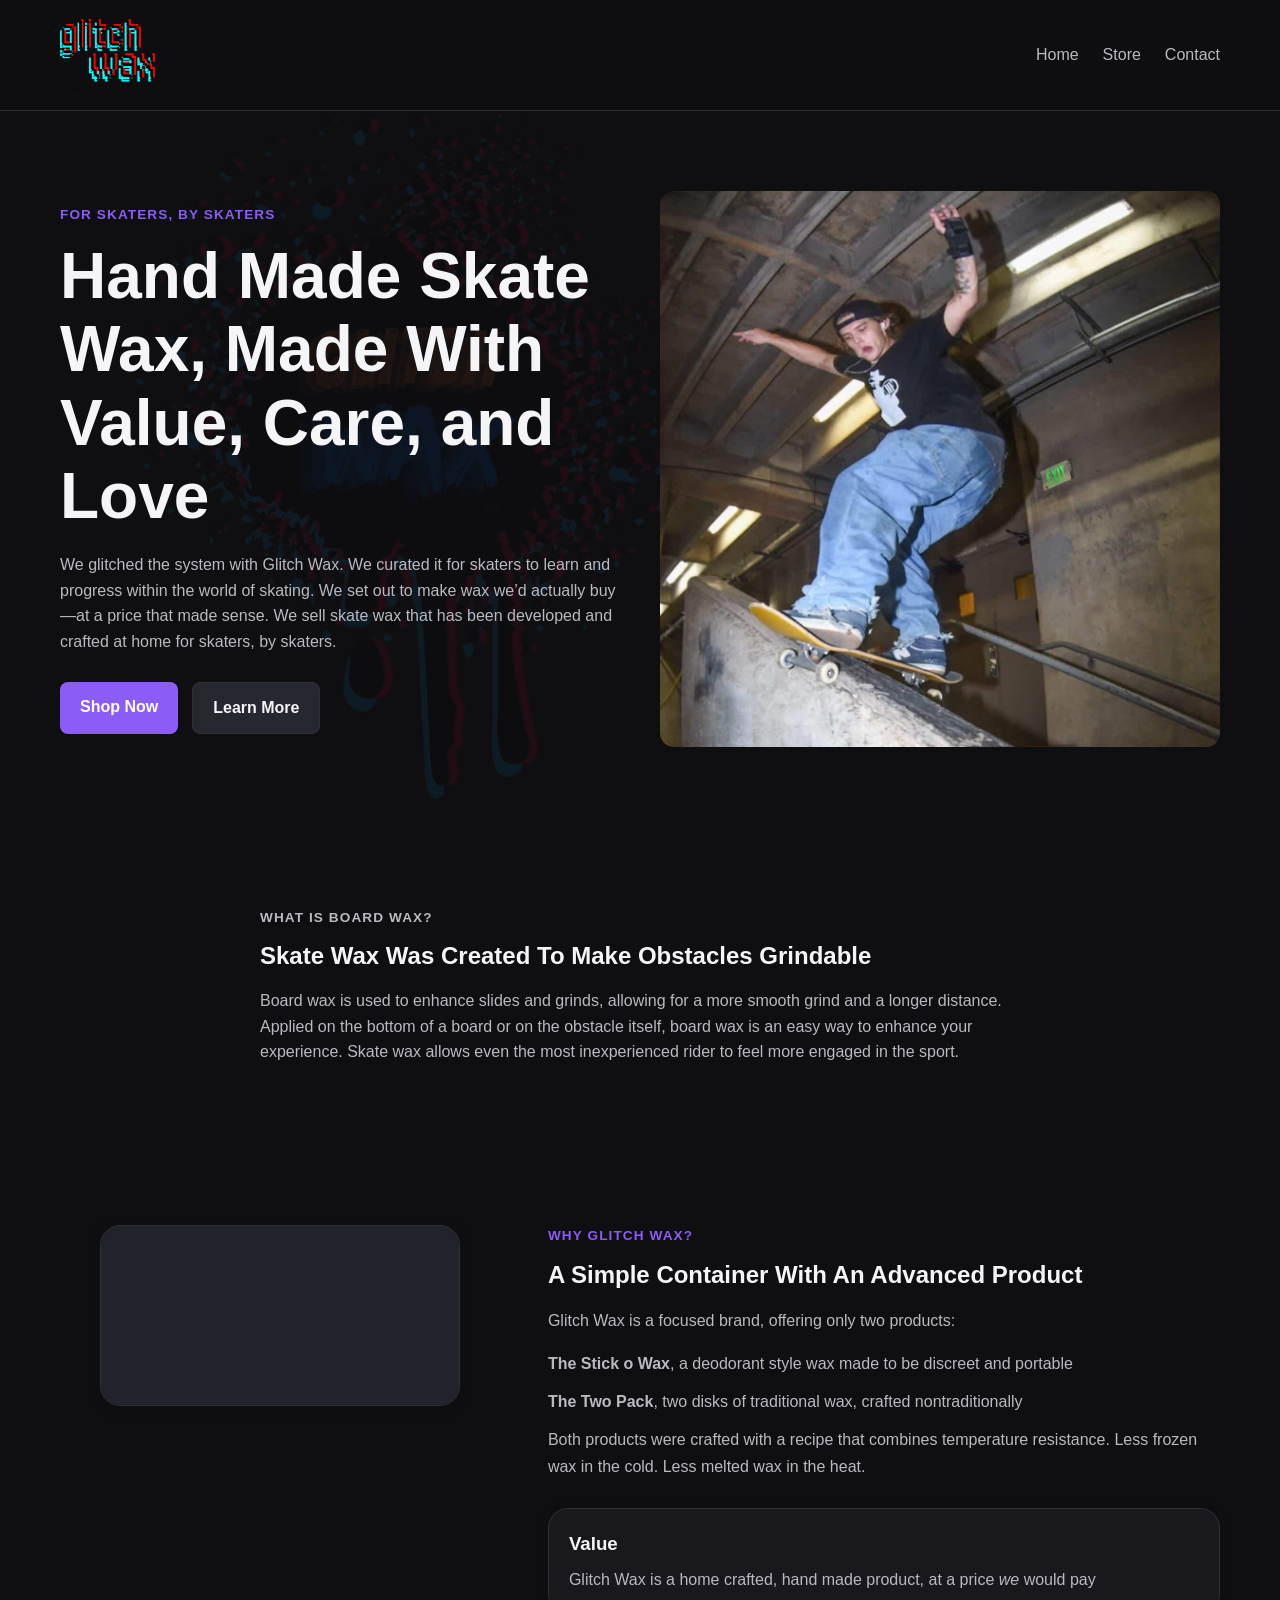
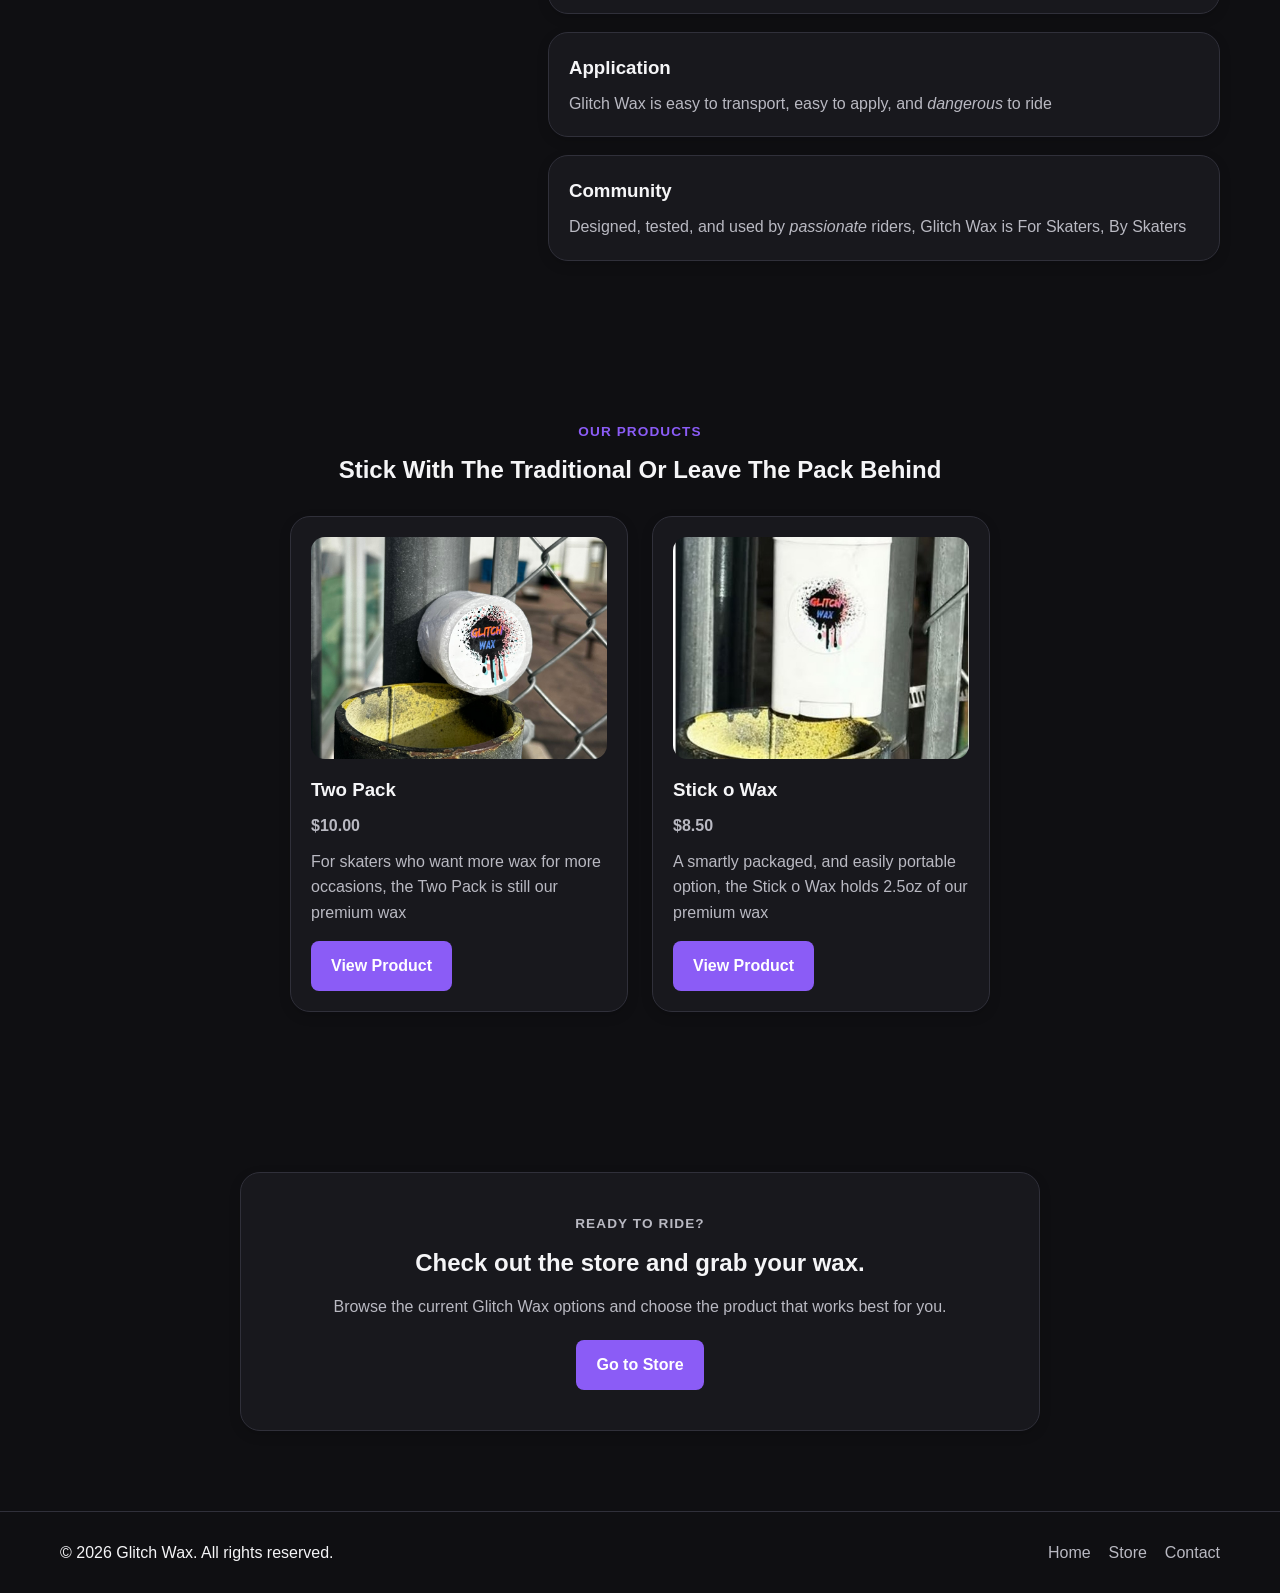
<file: index.html>
<!--
HOME PAGE HTML
THIS PAGE IS THE MAIN HOME PAGE. IT SHOWS VARIOUS PICTURES OF THE PRODUCT, AS WELL AS USE CASES
IT ALSO BREAKS DOWN THE ABSTRACT SPECIFICS OF THE COMPANY, INCLUDING WHAT THEY DO AND THE POINT OF USING BOARD WAX
-->
<!DOCTYPE html>
<html lang="en">
<head>
    <meta charset="UTF-8">
    <meta name="viewport" content="width=device-width, initial-scale=1.0">
    <title>Glitch Wax | Board Wax for Skate, Snow, and More</title>
    <meta name="description" content="Glitch Wax makes board wax for skateboarding, snowboarding, longboarding, and more. Shop online and learn what makes the difference.">
    <link rel="stylesheet" href="styles.css">
</head>
<body>
    <div id="glitch-overlay"></div>
    <div class="background-logo"></div>

    <header class="site-header">
        <div class="container header-inner">
            <a href="index.html" class="logo">
                <img src="images/logo.png" alt="Glitch Wax logo" class="logo-image">
            </a>

            <nav class="site-nav">
                <a href="index.html">Home</a>
                <a href="store.html">Store</a>
                <a href="contact.html">Contact</a>
            </nav>
        </div>
    </header>

    <main>
        <section class="hero hero-glitch-target">
            <div class="hero-glitch-layer hero-glitch-base">
                <div class="container hero-grid">
                    <div class="hero-text">
                        <p class="eyebrow">For Skaters, By Skaters</p>
                        <h1>Hand Made Skate Wax, Made With Value, Care, and Love</h1>
                        <p class="hero-description">
                            We glitched the system with Glitch Wax. We curated it for skaters to learn and progress within the world of skating.
                            We set out to make wax we’d actually buy—at a price that made sense.
                            We sell skate wax that has been developed and crafted at home for skaters, by skaters.
                            
                        </p>

                        <div class="hero-buttons">
                            <a href="store.html" class="button button-primary">Shop Now</a>
                            <a href="#about-wax" class="button button-secondary">Learn More</a>
                        </div>
                    </div>

                    <div class="hero-media">
                        <img src="images/hero.jpg" alt="Skateboard action shot">
                    </div>
                </div>
            </div>

            <div class="hero-glitch-layer hero-glitch-red" aria-hidden="true">
                <div class="container hero-grid">
                    <div class="hero-text">
                        <p class="eyebrow">Wax Up. Ride Better.</p>
                        <h1>Board wax made for grip, feel, and control.</h1>
                        <p class="hero-description">
                            Glitch Wax helps riders get better traction and better board feel,
                            whether you are skating, snowboarding, longboarding, or just looking
                            for a cleaner setup that works.
                        </p>

                        <div class="hero-buttons">
                            <a href="store.html" class="button button-primary" tabindex="-1">Shop Now</a>
                            <a href="#about-wax" class="button button-secondary" tabindex="-1">Learn More</a>
                        </div>
                    </div>

                    <div class="hero-media">
                        <img src="images/hero.jpg" alt="">
                    </div>
                </div>
            </div>

            <div class="hero-glitch-layer hero-glitch-cyan" aria-hidden="true">
                <div class="container hero-grid">
                    <div class="hero-text">
                        <p class="eyebrow">Wax Up. Ride Better.</p>
                        <h1>Board wax made for grip, feel, and control.</h1>
                        <p class="hero-description">
                            Glitch Wax helps riders get better traction and better board feel,
                            whether you are skating, snowboarding, longboarding, or just looking
                            for a cleaner setup that works.
                        </p>

                        <div class="hero-buttons">
                            <a href="store.html" class="button button-primary" tabindex="-1">Shop Now</a>
                            <a href="#about-wax" class="button button-secondary" tabindex="-1">Learn More</a>
                        </div>
                    </div>

                    <div class="hero-media">
                        <img src="images/hero.jpg" alt="">
                    </div>
                </div>
            </div>

            <div class="hero-glitch-scan" aria-hidden="true"></div>
        </section>

        <section class="info-section" id="about-wax">
            <div class="container narrow">
                <p class="section-label">What is board wax?</p>
                <h2>Skate Wax Was Created To Make Obstacles Grindable</h2>
                <p>
                    Board wax is used to enhance slides and grinds, allowing for a more smooth grind and a longer distance.
                    Applied on the bottom of a board or on the obstacle itself, board wax is an easy way to enhance your experience.
                    Skate wax allows even the most inexperienced rider to feel more engaged in the sport.
                </p>
            </div>
        </section>

<section class="feature-section">
    <div class="container feature-layout">
        <div class="feature-video-column">
            <div class="feature-video-card">
                <video
                    class="feature-video"
                    muted
                    loop
                    playsinline
                    preload="metadata"
                    data-autoplay-once
                >
                    <source src="images/why-glitch-wax.mp4" type="video/mp4">
                    Your browser does not support the video tag.
                </video>
            </div>
        </div>

        <div class="product-description">
            <p class="section-label">Why Glitch Wax?</p>
            <h2>A Simple Container With An Advanced Product</h2>

            <div class="product-description-copy">
                <p>Glitch Wax is a focused brand, offering only two products:</p>

                <p><strong>The Stick o Wax</strong>, a deodorant style wax made to be discreet and portable</p>

                <p><strong>The Two Pack</strong>, two disks of traditional wax, crafted nontraditionally</p>

                <p>
                    Both products were crafted with a recipe that combines temperature resistance.
                    Less frozen wax in the cold. Less melted wax in the heat.
                </p>
            </div>

            <div class="feature-points">
                <div class="feature-point">
                    <h3>Value</h3>
                    <p>Glitch Wax is a home crafted, hand made product, at a price <i>we</i> would pay</p>
                </div>

                <div class="feature-point">
                    <h3>Application</h3>
                    <p>Glitch Wax is easy to transport, easy to apply, and <i>dangerous</i> to ride</p>
                </div>

                <div class="feature-point">
                    <h3>Community</h3>
                    <p>Designed, tested, and used by <i>passionate</i> riders, Glitch Wax is For Skaters, By Skaters</p>
                </div>
            </div>
        </div>
    </div>
</section>

        <section class="products-preview">
            <div class="container">
                <div class="section-heading">
                    <p class="section-label">Our Products</p>
                    <h2>Stick With The Traditional Or Leave The Pack Behind</h2>
                </div>

                <div class="product-grid">
                    <article class="product-card">
                        <img src="images/product-double.jpg" alt="Double pack wax">
                        <h3>Two Pack</h3>
                        <p class="price">$10.00</p>
                        <p>
                            For skaters who want more wax for more occasions, the Two Pack is still our premium wax
                        </p>
                        <a href="product-double.html" class="button button-primary">View Product</a>
                    </article>

                    <article class="product-card">
                        <img src="images/product-single.jpg" alt="Single stick wax">
                        <h3>Stick o Wax</h3>
                        <p class="price">$8.50</p>
                        <p>
                            A smartly packaged, and easily portable option, the Stick o Wax holds 2.5oz of our premium wax
                        </p>
                        <a href="product-single.html" class="button button-primary">View Product</a>
                    </article>                    
                </div>
            </div>
        </section>

        <section class="cta-section">
            <div class="container narrow cta-box">
                <p class="section-label">Ready to Ride?</p>
                <h2>Check out the store and grab your wax.</h2>
                <p>
                    Browse the current Glitch Wax options and choose the product that works best for you.
                </p>
                <a href="store.html" class="button button-primary">Go to Store</a>
            </div>
        </section>
    </main>

    <footer class="site-footer">
        <div class="container footer-inner">
            <p>&copy; 2026 Glitch Wax. All rights reserved.</p>
            <div class="footer-links">
                <a href="index.html">Home</a>
                <a href="store.html">Store</a>
                <a href="contact.html">Contact</a>
            </div>
        </div>
    </footer>

    <script src="script.js"></script>
</body>
</html>

<!--
THIS WEBSITE IS A PRODUCT OF The Temp Solution, LLC. ALL CODE, IMAGES, AND APPLICATIONS ARE SOLELY OWNED BY Glitch Wax, LLC. ANY ATTEMPT TO RECREATE, REVERSE ENGINEER, OR REPLICATE THIS WEBSITE WILL BE PROSECUTED TO THE FULLEST EXTENT OF THE LAW

IF YOU'RE VIEWING THIS COMMENT, NICE JOB. I RECOMMEND READING "PROEJCT HAIL MARY" BY ANDY WEIR, AND THEN GOING TO SEE THE MOVIE
-->
</file>
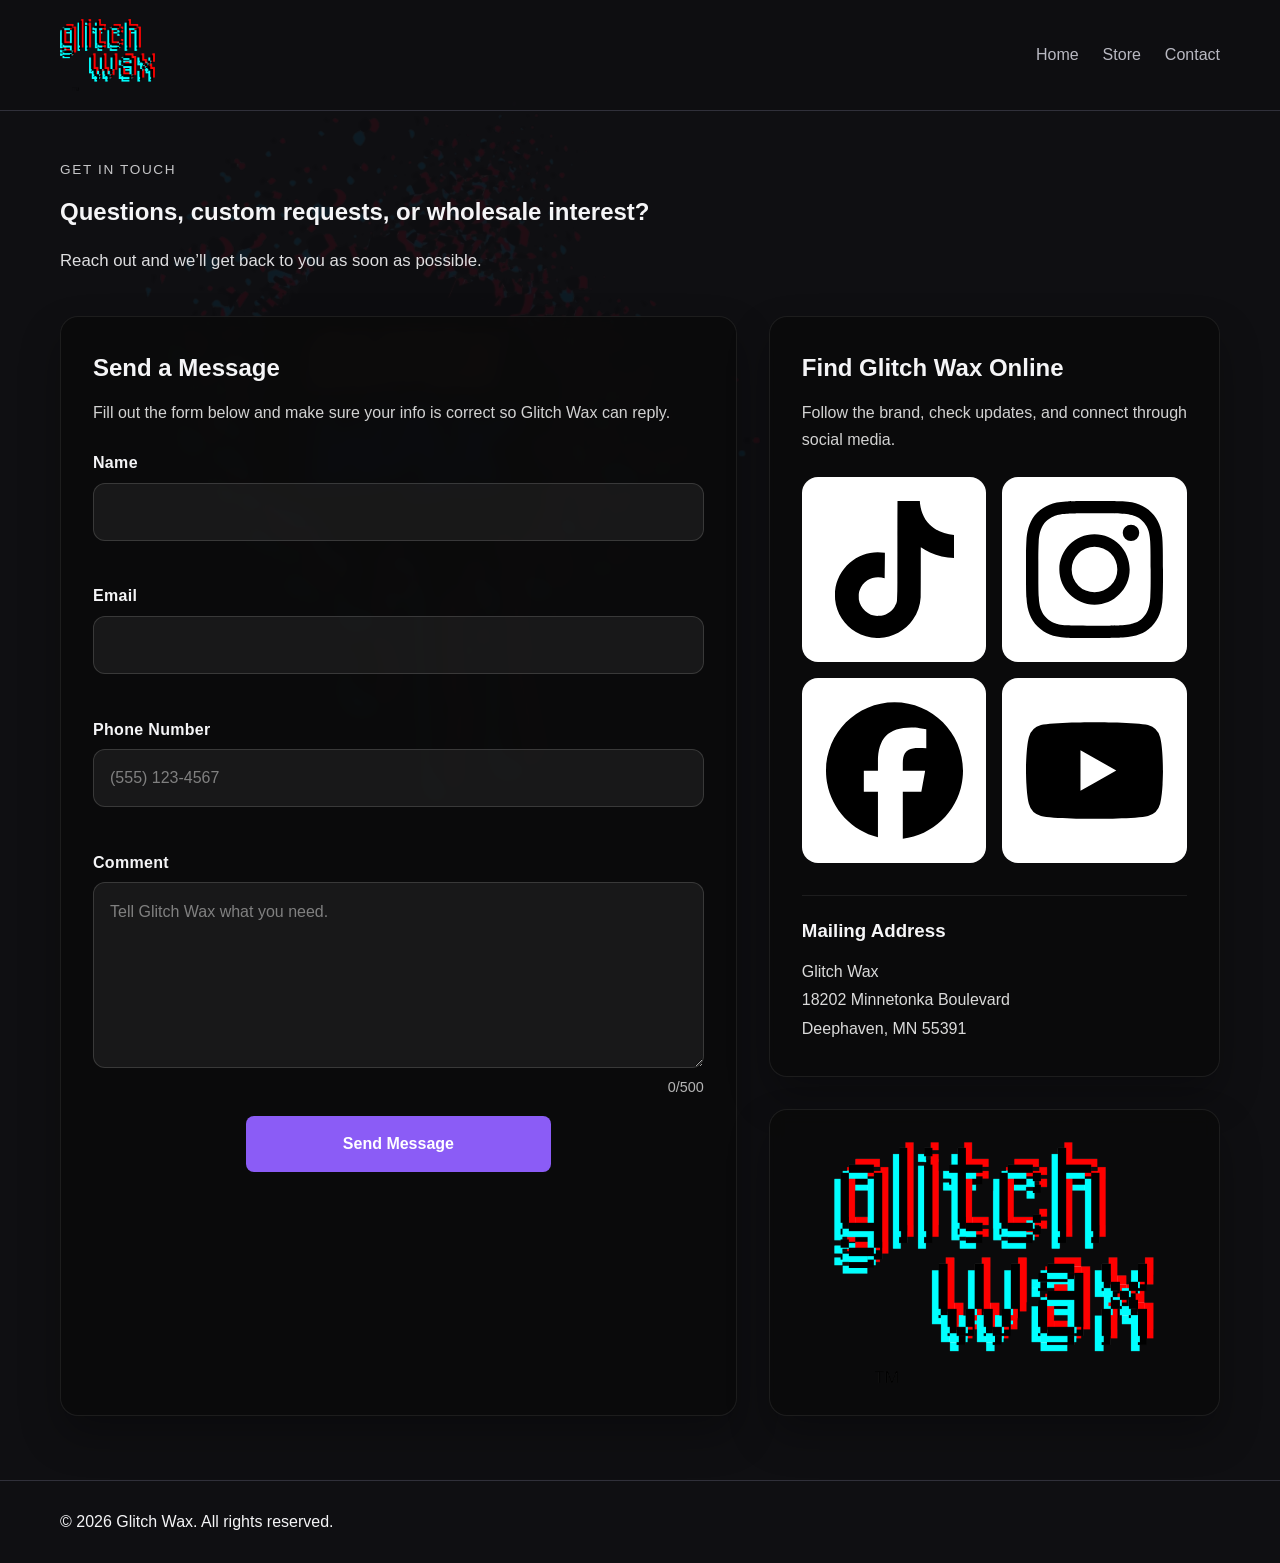
<file: contact.html>
<!--
CONTACT PAGE HTML
THIS PAGE ALLOWS USERS TO SUBMIT QUESTIONS, COMMENTS, AND CONCERNS TO THE TEAM
IT ALSO HAS LINKS TO EACH SOCIAL MEDIA OUTLET, AND A MAILING ADDRESS FOR RETURNS OR OTHER COMMUNICATIONS
-->
<!DOCTYPE html>
<html lang="en">
<head>
    <meta charset="UTF-8" />
    <meta name="viewport" content="width=device-width, initial-scale=1.0" />
    <title>Contact | Glitch Wax</title>
    <link rel="stylesheet" href="styles.css" />
</head>
<body>
<div class="background-logo"></div>

<header class="site-header">
    <div class="container header-inner">
        <a href="index.html" class="logo">
            <img src="images/logo.png" alt="Glitch Wax logo" class="logo-image">
        </a>

        <nav class="site-nav">
            <a href="index.html">Home</a>
            <a href="store.html">Store</a>
            <a href="contact.html">Contact</a>
        </nav>
    </div>
</header>

    <main>
        <section class="contact-hero section">
            <div class="container">
                <p class="section-eyebrow">Get in Touch</p>
                <h1>Questions, custom requests, or wholesale interest?</h1>
                <p class="section-intro">
                    Reach out and we’ll get back to you as soon as possible.
                </p>
            </div>
        </section>

        <section class="contact-section section">
            <div class="container contact-grid">
                <div class="contact-form-card">
                    <h2>Send a Message</h2>
                    <p class="contact-card-intro">
                        Fill out the form below and make sure your info is correct so Glitch Wax can reply.
                    </p>

                    <form id="contactForm" class="contact-form" novalidate>
                        <div class="form-row">
                            <label for="name">Name</label>
                            <input
                                type="text"
                                id="name"
                                name="name"
                                maxlength="60"
                                autocomplete="name"
                                required
                            />
                            <p class="field-message" id="nameMessage"></p>
                        </div>

                        <div class="form-row">
                            <label for="email">Email</label>
                            <input
                                type="email"
                                id="email"
                                name="email"
                                maxlength="120"
                                autocomplete="email"
                                inputmode="email"
                                required
                            />
                            <p class="field-message" id="emailMessage"></p>
                        </div>

                        <div class="form-row">
                            <label for="phone">Phone Number</label>
                            <input
                                type="tel"
                                id="phone"
                                name="phone"
                                maxlength="18"
                                autocomplete="tel"
                                inputmode="tel"
                                placeholder="(555) 123-4567"
                                required
                            />
                            <p class="field-message" id="phoneMessage"></p>
                        </div>

                        <div class="form-row">
                            <label for="comment">Comment</label>
                            <textarea
                                id="comment"
                                name="comment"
                                rows="6"
                                maxlength="500"
                                required
                                placeholder="Tell Glitch Wax what you need."
                            ></textarea>
                            <div class="comment-meta">
                                <p class="field-message" id="commentMessage"></p>
                                <p class="char-counter"><span id="commentCount">0</span>/500</p>
                            </div>
                        </div>

                        <button type="submit" class="button button-primary contact-submit-button">Send Message</button>

                        <p id="formStatus" class="form-status" aria-live="polite"></p>
                    </form>
                </div>

                <div class="contact-side-column">
                    <aside class="contact-info-card">
                        <h2>Find Glitch Wax Online</h2>
                        <p class="contact-card-intro">
                            Follow the brand, check updates, and connect through social media.
                        </p>

                        <div class="social-grid">
                            <a href="https://www.tiktok.com/@glitchwaxmain" target="_blank" rel="noopener noreferrer" class="social-card" aria-label="TikTok">
                                <img src="images/tiktok.svg" alt="" class="social-icon-image">
                                <span class="sr-only">TikTok</span>
                            </a>

                            <a href="https://www.instagram.com/glitchwax.main?igsh=ZDNxaDJldXppcmZh&utm_source=qr" target="_blank" rel="noopener noreferrer" class="social-card" aria-label="Instagram">
                                <img src="images/instagram.svg" alt="" class="social-icon-image">
                                <span class="sr-only">Instagram</span>
                            </a>

                            <a href="https://www.facebook.com/" target="_blank" rel="noopener noreferrer" class="social-card" aria-label="Facebook">
                                <img src="images/facebook.svg" alt="" class="social-icon-image">
                                <span class="sr-only">Facebook</span>
                            </a>

                            <a href="https://youtube.com/@glitchwax-main?si=bL3-CmelmL3oEpAL" target="_blank" rel="noopener noreferrer" class="social-card" aria-label="YouTube">
                                <img src="images/youtube.svg" alt="" class="social-icon-image">
                                <span class="sr-only">YouTube</span>
                            </a>
                        </div>

                        <div class="mailing-address-block">
                            <h3>Mailing Address</h3>
                            <address>
                                Glitch Wax<br />
                                18202 Minnetonka Boulevard<br />
                                Deephaven, MN 55391
                            </address>
                        </div>
                    </aside>

                    <div class="brand-card brand-glitch-target">
                        <div class="brand-glitch-layer brand-glitch-base">
                            <img src="images/logo.png" alt="Glitch Wax logo" class="brand-card-image" />
                        </div>

                        <div class="brand-glitch-layer brand-glitch-red" aria-hidden="true">
                            <img src="images/logo.png" alt="" class="brand-card-image" />
                        </div>

                        <div class="brand-glitch-layer brand-glitch-cyan" aria-hidden="true">
                            <img src="images/logo.png" alt="" class="brand-card-image" />
                        </div>

                        <div class="brand-glitch-scan" aria-hidden="true"></div>
                    </div>
                </div>
            </div>
        </section>
    </main>

    <footer class="site-footer">
        <div class="container footer-container">
            <p>&copy; 2026 Glitch Wax. All rights reserved.</p>
        </div>
    </footer>

    <script src="script.js"></script>
</body>
</html>
</file>
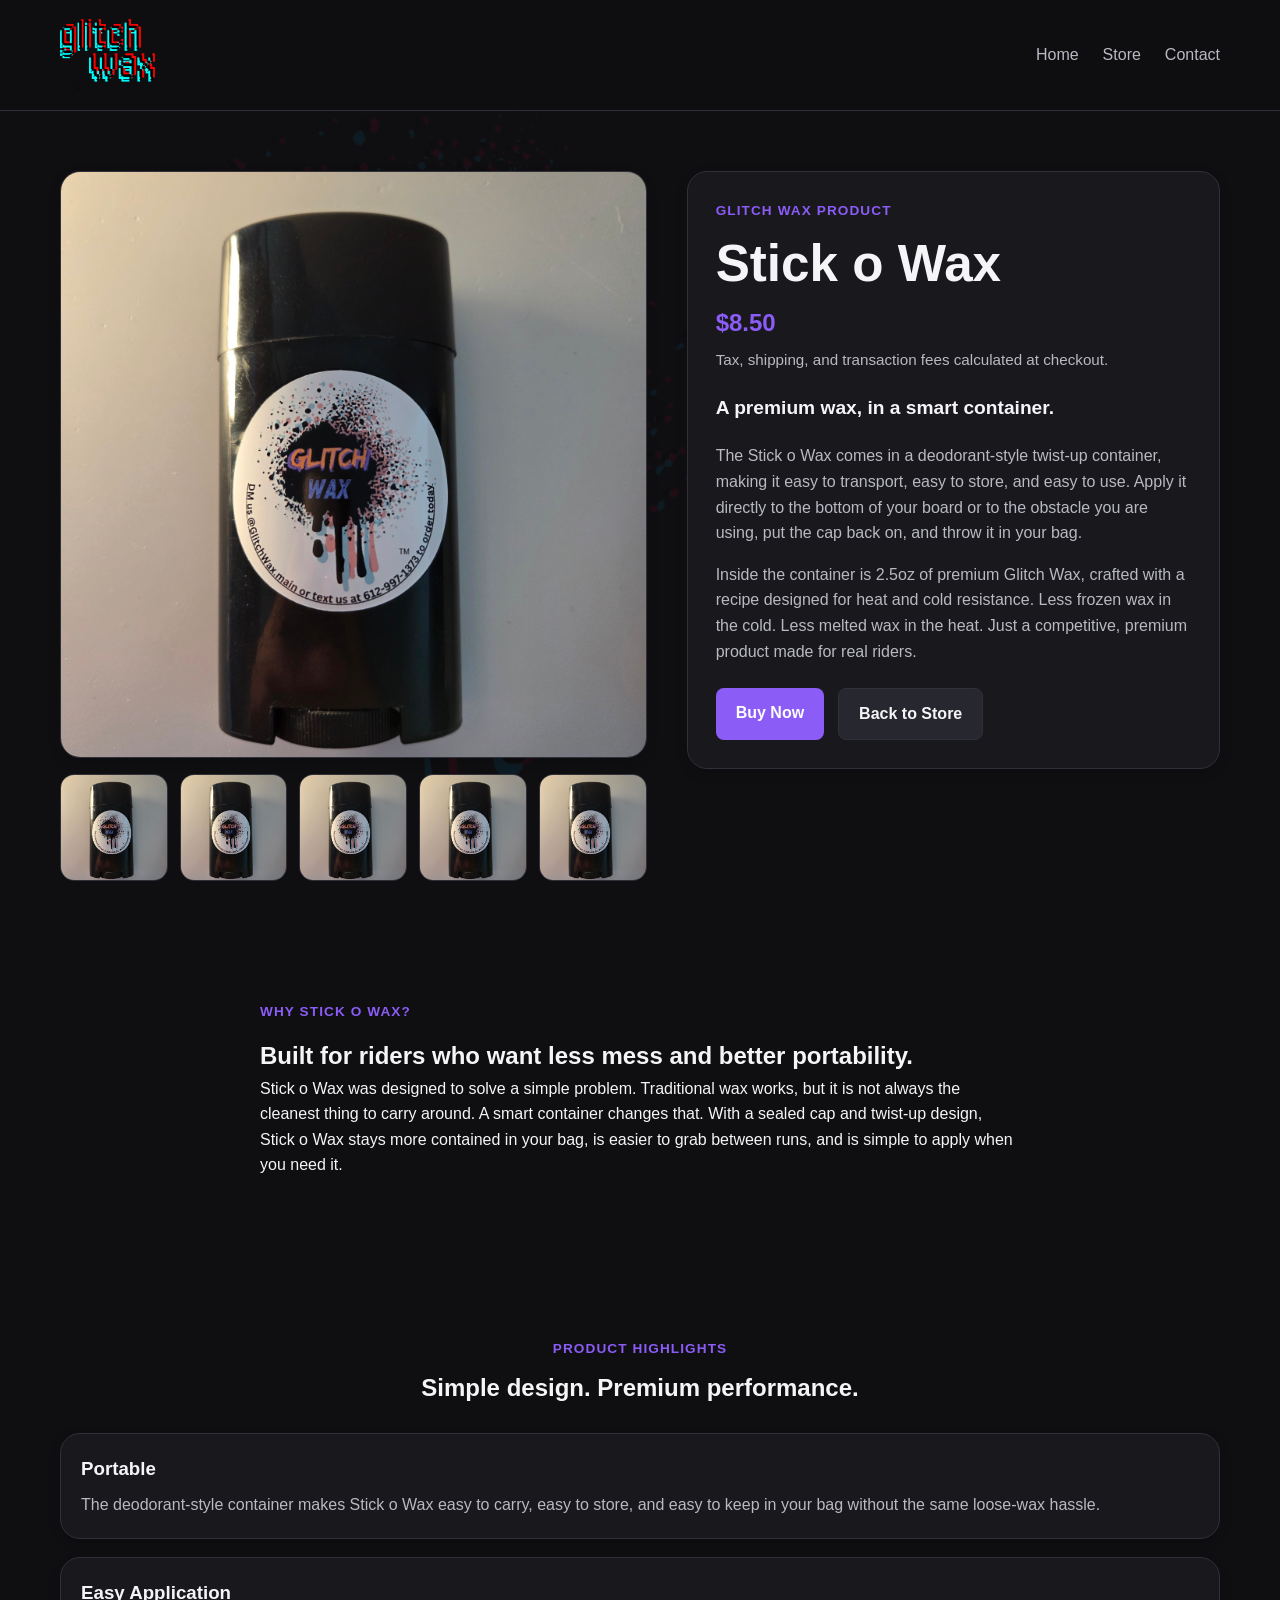
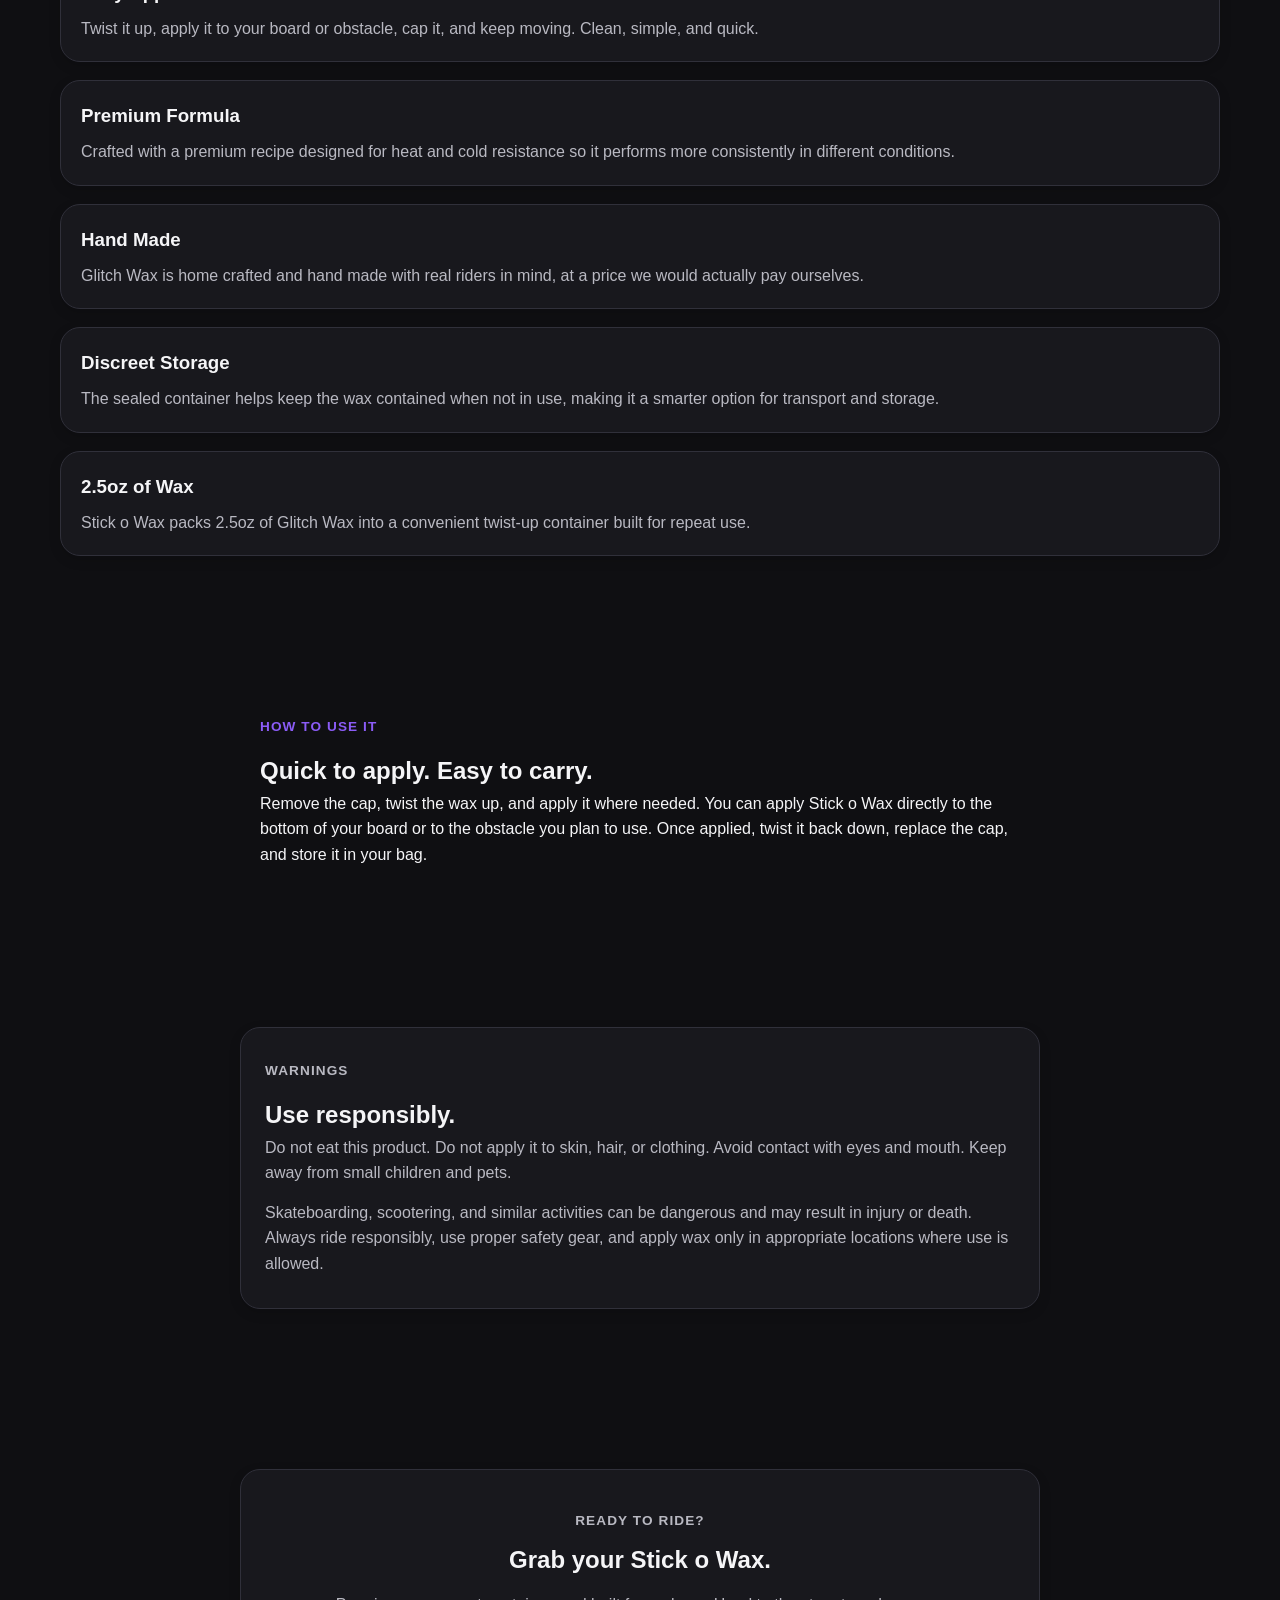
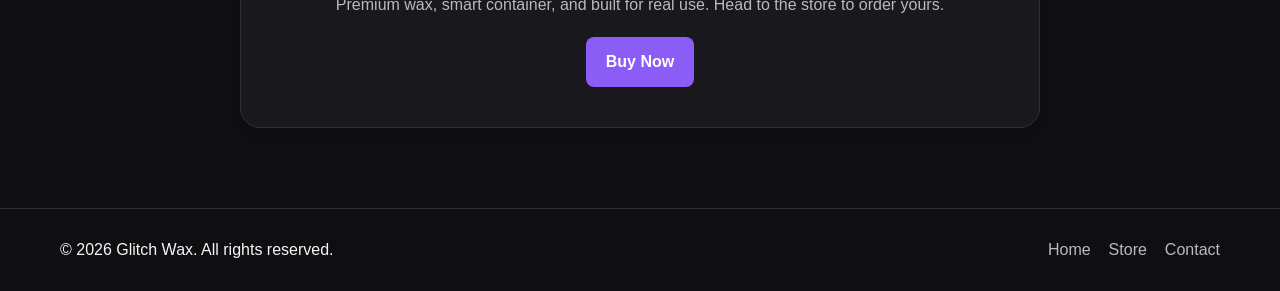
<file: product-single.html>
<!--
THIS PAGE IS AN IN DEPTH INFORMATIONAL PAGE FOR THE "STICK O WAX"
IT INCLUDES ALL RELEVANT LEGAL, ETHICAL, AND INFORMATIONAL LANGUAGE FOR THE PRODUCT
IT ALSO LINKS TO THE ORDER PAGE, ALLOWING USERS TO IMMEDIATLEY PURCHASE THE PRODUCT
-->

<!DOCTYPE html>
<html lang="en">
<head>
    <meta charset="UTF-8">
    <meta name="viewport" content="width=device-width, initial-scale=1.0">
    <title>Stick o Wax | Glitch Wax</title>
    <meta name="description" content="Stick o Wax by Glitch Wax. A premium wax in a smart container. Easy to carry, easy to store, and easy to use.">
    <link rel="stylesheet" href="styles.css">
</head>
<body>
    <div id="glitch-overlay"></div>
    <div class="background-logo"></div>

    <header class="site-header">
        <div class="container header-inner">
            <a href="index.html" class="logo">
                <img src="images/logo.png" alt="Glitch Wax logo" class="logo-image">
            </a>

            <nav class="site-nav">
                <a href="index.html">Home</a>
                <a href="store.html">Store</a>
                <a href="contact.html">Contact</a>
            </nav>
        </div>
    </header>

    <main>
        <section class="product-page-hero">
            <div class="container product-page-grid">
                <div class="product-page-gallery">
                    <div class="product-page-main-image">
                        <img src="images/stick-o-wax-1.jpg" alt="Stick o Wax product image">
                    </div>

                    <div class="product-page-thumbnails">
                        <img src="images/stick-o-wax-1.jpg" alt="Stick o Wax image 1">
                        <img src="images/stick-o-wax-2.jpg" alt="Stick o Wax image 2">
                        <img src="images/stick-o-wax-3.jpg" alt="Stick o Wax image 3">
                        <img src="images/stick-o-wax-4.jpg" alt="Stick o Wax image 4">
                        <img src="images/stick-o-wax-5.jpg" alt="Stick o Wax image 5">
                    </div>
                </div>

                <div class="product-page-details">
                    <p class="section-label">Glitch Wax Product</p>
                    <h1>Stick o Wax</h1>
                    <p class="product-page-price">$8.50</p>
                    <p class="product-page-price-note">Tax, shipping, and transaction fees calculated at checkout.</p>

                    <p class="product-page-tagline">A premium wax, in a smart container.</p>

                    <p class="product-page-description">
                        The Stick o Wax comes in a deodorant-style twist-up container, making it easy to transport,
                        easy to store, and easy to use. Apply it directly to the bottom of your board or to the obstacle
                        you are using, put the cap back on, and throw it in your bag.
                    </p>

                    <p class="product-page-description">
                        Inside the container is 2.5oz of premium Glitch Wax, crafted with a recipe designed for heat and
                        cold resistance. Less frozen wax in the cold. Less melted wax in the heat. Just a competitive,
                        premium product made for real riders.
                    </p>

                    <div class="product-page-actions">
                        <a href="store.html" class="button button-primary">Buy Now</a>
                        <a href="store.html" class="button button-secondary">Back to Store</a>
                    </div>
                </div>
            </div>
        </section>

        <section class="product-info-section">
            <div class="container narrow">
                <p class="section-label">Why Stick o Wax?</p>
                <h2>Built for riders who want less mess and better portability.</h2>
                <p>
                    Stick o Wax was designed to solve a simple problem. Traditional wax works, but it is not always the
                    cleanest thing to carry around. A smart container changes that. With a sealed cap and twist-up
                    design, Stick o Wax stays more contained in your bag, is easier to grab between runs, and is simple
                    to apply when you need it.
                </p>
            </div>
        </section>

        <section class="product-features-section">
            <div class="container">
                <div class="section-heading">
                    <p class="section-label">Product Highlights</p>
                    <h2>Simple design. Premium performance.</h2>
                </div>

                <div class="feature-points">
                    <div class="feature-point">
                        <h3>Portable</h3>
                        <p>
                            The deodorant-style container makes Stick o Wax easy to carry, easy to store, and easy to
                            keep in your bag without the same loose-wax hassle.
                        </p>
                    </div>

                    <div class="feature-point">
                        <h3>Easy Application</h3>
                        <p>
                            Twist it up, apply it to your board or obstacle, cap it, and keep moving. Clean, simple,
                            and quick.
                        </p>
                    </div>

                    <div class="feature-point">
                        <h3>Premium Formula</h3>
                        <p>
                            Crafted with a premium recipe designed for heat and cold resistance so it performs more
                            consistently in different conditions.
                        </p>
                    </div>

                    <div class="feature-point">
                        <h3>Hand Made</h3>
                        <p>
                            Glitch Wax is home crafted and hand made with real riders in mind, at a price we would
                            actually pay ourselves.
                        </p>
                    </div>

                    <div class="feature-point">
                        <h3>Discreet Storage</h3>
                        <p>
                            The sealed container helps keep the wax contained when not in use, making it a smarter
                            option for transport and storage.
                        </p>
                    </div>

                    <div class="feature-point">
                        <h3>2.5oz of Wax</h3>
                        <p>
                            Stick o Wax packs 2.5oz of Glitch Wax into a convenient twist-up container built for repeat
                            use.
                        </p>
                    </div>
                </div>
            </div>
        </section>

        <section class="product-usage-section">
            <div class="container narrow">
                <p class="section-label">How to Use It</p>
                <h2>Quick to apply. Easy to carry.</h2>
                <p>
                    Remove the cap, twist the wax up, and apply it where needed. You can apply Stick o Wax directly to
                    the bottom of your board or to the obstacle you plan to use. Once applied, twist it back down,
                    replace the cap, and store it in your bag.
                </p>
            </div>
        </section>

        <section class="product-warning-section">
            <div class="container narrow">
                <p class="section-label">Warnings</p>
                <h2>Use responsibly.</h2>
                <p>
                    Do not eat this product. Do not apply it to skin, hair, or clothing. Avoid contact with eyes and
                    mouth. Keep away from small children and pets.
                </p>
                <p>
                    Skateboarding, scootering, and similar activities can be dangerous and may result in injury or
                    death. Always ride responsibly, use proper safety gear, and apply wax only in appropriate locations
                    where use is allowed.
                </p>
            </div>
        </section>

        <section class="cta-section">
            <div class="container narrow cta-box">
                <p class="section-label">Ready to Ride?</p>
                <h2>Grab your Stick o Wax.</h2>
                <p>
                    Premium wax, smart container, and built for real use. Head to the store to order yours.
                </p>
                <a href="store.html" class="button button-primary">Buy Now</a>
            </div>
        </section>
    </main>

    <footer class="site-footer">
        <div class="container footer-inner">
            <p>&copy; 2026 Glitch Wax. All rights reserved.</p>
            <div class="footer-links">
                <a href="index.html">Home</a>
                <a href="store.html">Store</a>
                <a href="contact.html">Contact</a>
            </div>
        </div>
    </footer>

    <script src="script.js"></script>
</body>
</html>

<!--
THIS WEBSITE IS A PRODUCT OF The Temp Solution, LLC. ALL CODE, IMAGES, AND APPLICATIONS ARE SOLELY OWNED BY Glitch Wax, LLC. ANY ATTEMPT TO RECREATE, REVERSE ENGINEER, OR REPLICATE THIS WEBSITE WILL BE PROSECUTED TO THE FULLEST EXTENT OF THE LAW
-->
</file>
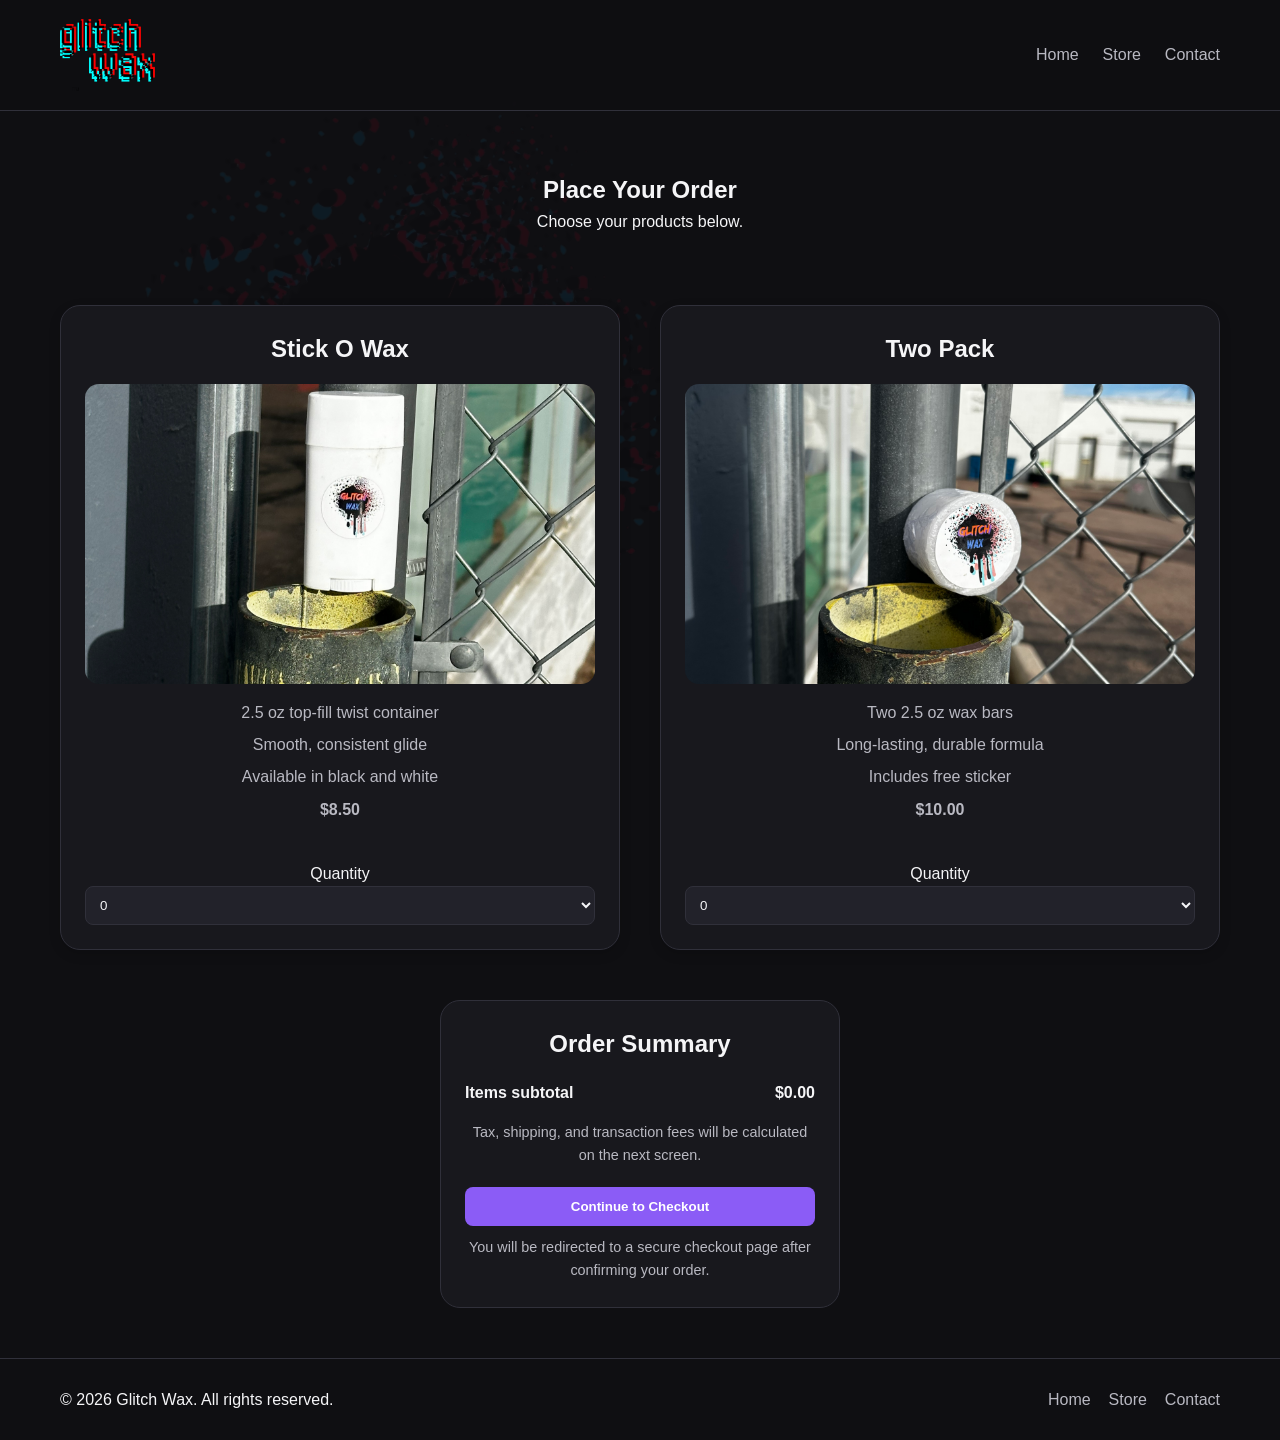
<file: store.html>
<!--
STORE PAGE HTML
THIS PAGE LISTS ALL PRODUCTS AVAILABLE, ALLOWS EACH PRODUCT TO BE ADDED TO AN ORDER, AND SUBMITS THE ORDER TO SQUARE
SQUARE THEN PROCESSES THE ORDER, VERIFIES PRICING, AND GENERATES A SECURE CHECK OUT PAGE
-->
<!DOCTYPE html>
<html lang="en">
<head>
  <meta charset="UTF-8">
  <meta name="viewport" content="width=device-width, initial-scale=1.0">
  <title>Store | Glitch Wax</title>
  <meta name="description" content="Shop Glitch Wax products including Stick O Wax and the 2 Pack.">
  <link rel="stylesheet" href="styles.css">
</head>
<body>
  <div class="background-logo"></div>

  <header class="site-header">
    <div class="container header-inner">
      <a href="index.html" class="logo">
        <img src="images/logo.png" alt="Glitch Wax logo" class="logo-image">
      </a>

      <nav class="site-nav">
        <a href="index.html">Home</a>
        <a href="store.html">Store</a>
        <a href="contact.html">Contact</a>
      </nav>
    </div>
  </header>

  <main class="order-page">
    <section class="order-hero">
      <div class="container">
        <h1>Place Your Order</h1>
        <p>
          Choose your products below.
        </p>
      </div>
    </section>

    <section class="order-section">
      <div class="container">
        <div class="order-products-grid">

          <article class="order-card">
            <h2>
              <a href="product-single.html">Stick O Wax</a>
            </h2>

            <div class="order-card-image">
              <a href="product-single.html">
                <img src="images/stick-o-wax.jpg" alt="Stick O Wax">
              </a>
            </div>

            <div class="order-card-description">
              <p>2.5 oz top-fill twist container</p>
              <p>Smooth, consistent glide</p>
              <p>Available in black and white</p>
              <p class="order-card-price">$8.50</p>
            </div>

            <div class="order-card-select">
              <label for="stick-quantity">Quantity</label>
              <select id="stick-quantity" class="quantity-select" data-price="8.50" data-product="Stick O Wax">
                <option value="0">0</option>
                <option value="1">1</option>
                <option value="2">2</option>
                <option value="3">3</option>
                <option value="4">4</option>
                <option value="5">5</option>
              </select>
            </div>
          </article>

          <article class="order-card">
            <h2>
              <a href="product-double.html">Two Pack</a>
            </h2>

            <div class="order-card-image">
              <a href="product-double.html">
                <img src="images/two-pack.jpg" alt="Glitch Wax 2 Pack">
              </a>
            </div>

            <div class="order-card-description">
              <p>Two 2.5 oz wax bars</p>
              <p>Long-lasting, durable formula</p>
              <p>Includes free sticker</p>
              <p class="order-card-price">$10.00</p>
            </div>

            <div class="order-card-select">
              <label for="two-pack-quantity">Quantity</label>
              <select id="two-pack-quantity" class="quantity-select" data-price="10.00" data-product="2 Pack">
                <option value="0">0</option>
                <option value="1">1</option>
                <option value="2">2</option>
                <option value="3">3</option>
                <option value="4">4</option>
                <option value="5">5</option>
              </select>
            </div>
          </article>

        </div>

        <section class="order-summary">
          <div class="order-summary-card">
            <h2>Order Summary</h2>

            <div class="summary-line">
              <span>Items subtotal</span>
              <span id="subtotal">$0.00</span>
            </div>

            <p class="summary-note">
              Tax, shipping, and transaction fees will be calculated on the next screen.
            </p>

            <button type="button" id="checkout-btn" class="checkout-btn">
              Continue to Checkout
            </button>

            <p class="summary-small">
              You will be redirected to a secure checkout page after confirming your order.
            </p>
          </div>
        </section>
      </div>
    </section>
  </main>

  <footer class="site-footer">
    <div class="container footer-inner">
      <p>&copy; 2026 Glitch Wax. All rights reserved.</p>
      <div class="footer-links">
        <a href="index.html">Home</a>
        <a href="store.html">Store</a>
        <a href="contact.html">Contact</a>
      </div>
    </div>
  </footer>

  <script>
    const quantitySelects = document.querySelectorAll('.quantity-select');
    const subtotalElement = document.getElementById('subtotal');
    const checkoutButton = document.getElementById('checkout-btn');

    function updateSubtotal() {
      let subtotal = 0;

      quantitySelects.forEach((select) => {
        const price = parseFloat(select.dataset.price);
        const quantity = parseInt(select.value, 10) || 0;
        subtotal += price * quantity;
      });

      subtotalElement.textContent = '$' + subtotal.toFixed(2);
    }

    function applyPreselectedProduct() {
      const params = new URLSearchParams(window.location.search);
      const product = params.get('product');

      if (product === 'stick') {
        const stickSelect = document.getElementById('stick-quantity');
        if (stickSelect) {
          stickSelect.value = '1';
        }
      }

      if (product === 'two-pack') {
        const twoPackSelect = document.getElementById('two-pack-quantity');
        if (twoPackSelect) {
          twoPackSelect.value = '1';
        }
      }

      updateSubtotal();
    }

    quantitySelects.forEach((select) => {
      select.addEventListener('change', updateSubtotal);
    });

    checkoutButton.addEventListener('click', () => {
      const stickQty = parseInt(document.getElementById('stick-quantity').value, 10) || 0;
      const twoPackQty = parseInt(document.getElementById('two-pack-quantity').value, 10) || 0;

      if (stickQty === 0 && twoPackQty === 0) {
        alert('Please select at least one product before continuing.');
        return;
      }

      alert('Later, this button will send the selected order into the Square checkout flow.');
    });

    applyPreselectedProduct();
    updateSubtotal();
  </script>
</body>
</html>
</file>
<file: styles.css>
/*===============================

MAIN

=================================*/



:root {
    --color-background: #0f0f12;
    --color-surface: #18181d;
    --color-surface-alt: #22222a;
    --color-text: #f5f5f7;
    --color-text-muted: #b9b9c2;
    --color-primary: #8b5cf6;
    --color-primary-hover: #7c3aed;
    --color-secondary: #27272f;
    --color-border: #30303a;
    --color-white: #ffffff;

    --font-family-base: Arial, Helvetica, sans-serif;

    --max-width: 1200px;
    --radius-sm: 8px;
    --radius-md: 14px;
    --radius-lg: 20px;

    --shadow-sm: 0 4px 12px rgba(0, 0, 0, 0.15);
    --shadow-md: 0 10px 30px rgba(0, 0, 0, 0.25);

    --section-padding: 80px;
    --container-padding: 20px;
    --transition-speed: 0.2s;
}

* {
    box-sizing: border-box;
    margin: 0;
    padding: 0;
}

html {
    scroll-behavior: smooth;
}

body {
    font-family: var(--font-family-base);
    background-color: var(--color-background);
    color: var(--color-text);
    line-height: 1.6;
}

img {
    display: block;
    max-width: 100%;
    border-radius: var(--radius-md);
}

a {
    color: inherit;
    text-decoration: none;
}

.container {
    width: min(100%, var(--max-width));
    margin: 0 auto;
    padding-left: var(--container-padding);
    padding-right: var(--container-padding);
}

.narrow {
    max-width: 800px;
    margin: 0 auto;
}

.background-logo {
    position: fixed;
    top: 50%;
    left: 35%;
    transform: translate(-50%, -50%);
    width: 700px;
    height: 700px;
    background-image: url("images/logo_hero.png");
    background-repeat: no-repeat;
    background-size: contain;
    background-position: center;
    opacity: 0.08;
    pointer-events: none;
    z-index: 0;
}

body > *:not(.background-logo):not(#glitch-overlay) {
    position: relative;
    z-index: 1;
}

/* =========================
   HEADER
========================= */

.site-header {
    border-bottom: 1px solid var(--color-border);
    background-color: rgba(15, 15, 18, 0.95);
    position: sticky;
    top: 0;
    z-index: 1000;
}

.header-inner {
    min-height: 110px;
    display: flex;
    align-items: center;
    justify-content: space-between;
    gap: 20px;
}

.logo {
    display: flex;
    align-items: center;
    padding: 8px 0;
}

.logo-image {
    height: 72px;
    width: auto;
    object-fit: contain;
}

.site-nav {
    display: flex;
    gap: 24px;
}

.site-nav a {
    color: var(--color-text-muted);
    transition: color var(--transition-speed) ease;
}

.site-nav a:hover {
    color: var(--color-text);
}

/* =========================
   GLOBAL SECTION SPACING
========================= */

.hero,
.info-section,
.feature-section,
.brand-section,
.products-preview,
.cta-section {
    padding: var(--section-padding) 0;
}

/* =========================
   HERO / BRAND LAYOUT
========================= */

.hero-grid,
.brand-grid {
    display: grid;
    grid-template-columns: 1fr 1fr;
    gap: 40px;
    align-items: center;
}

.hero-text h1,
.info-section h2,
.brand-section h2,
.section-heading h2,
.cta-box h2,
.feature-content h2 {
    line-height: 1.15;
    margin-bottom: 18px;
}

.hero-text h1 {
    font-size: clamp(2.2rem, 5vw, 4rem);
}

.hero-description,
.info-section p,
.brand-section p,
.product-card p,
.cta-box p,
.feature-intro,
.feature-point p {
    color: var(--color-text-muted);
}

.eyebrow,
.section-label {
    color: var(--color-primary);
    font-weight: bold;
    text-transform: uppercase;
    letter-spacing: 0.08em;
    font-size: 0.85rem;
    margin-bottom: 14px;
}

.hero-buttons {
    margin-top: 28px;
    display: flex;
    flex-wrap: wrap;
    gap: 14px;
}

.button {
    display: inline-block;
    padding: 12px 20px;
    border-radius: var(--radius-sm);
    font-weight: bold;
    transition:
        background-color var(--transition-speed) ease,
        transform var(--transition-speed) ease,
        color var(--transition-speed) ease;
}

.button:hover {
    transform: translateY(-2px);
}

.button-primary {
    background-color: var(--color-primary);
    color: var(--color-white);
}

.button-primary:hover {
    background-color: var(--color-primary-hover);
}

.button-secondary {
    background-color: var(--color-secondary);
    color: var(--color-text);
    border: 1px solid var(--color-border);
}

.button-secondary:hover {
    background-color: var(--color-surface-alt);
}

.hero-media img,
.brand-image img {
    min-height: 320px;
    object-fit: cover;
    background-color: var(--color-surface-alt);
}

/* =========================
   WHY GLITCH WAX SECTION
   VIDEO LEFT / CONTENT RIGHT
========================= */

.feature-layout {
    display: grid;
    grid-template-columns: minmax(280px, 0.72fr) minmax(0, 1.1fr);
    gap: 48px;
    align-items: start;
}

.feature-video-column {
    display: flex;
    justify-content: center;
    align-items: flex-start;
}

.feature-video-card {
    width: 100%;
    max-width: 360px;
    background-color: var(--color-surface);
    border: 1px solid var(--color-border);
    border-radius: var(--radius-lg);
    box-shadow: var(--shadow-sm);
    overflow: hidden;
}

.feature-video {
    display: block;
    width: 100%;
    height: auto;
    background-color: var(--color-surface-alt);
    border-radius: 0;
}

.product-description {
    display: flex;
    flex-direction: column;
    align-items: flex-start;
}

.product-description h2 {
    line-height: 1.15;
    margin-bottom: 20px;
}

.product-description-copy {
    width: 100%;
    margin-bottom: 28px;
}

.product-description-copy p {
    color: var(--color-text-muted);
    margin-bottom: 12px;
    line-height: 1.65;
}

.product-description-copy p:first-child {
    margin-bottom: 16px;
}

.product-description-copy p:last-child {
    margin-bottom: 0;
}

.feature-intro {
    margin-bottom: 28px;
}

.feature-points {
    display: grid;
    gap: 18px;
    width: 100%;
}

.feature-point,
.product-card,
.cta-box {
    background-color: var(--color-surface);
    border: 1px solid var(--color-border);
    border-radius: var(--radius-lg);
    box-shadow: var(--shadow-sm);
}

.feature-point {
    padding: 20px;
}

.feature-point h3 {
    margin-bottom: 8px;
}

/* =========================
   PRODUCTS PREVIEW
========================= */

.section-heading {
    margin-bottom: 32px;
    text-align: center;
}

.product-grid {
    display: grid;
    grid-template-columns: repeat(2, minmax(280px, 1fr));
    gap: 24px;
    max-width: 700px;
    margin: 0 auto;
}

.product-card {
    padding: 20px;
}

.product-card img {
    width: 100%;
    aspect-ratio: 4 / 3;
    object-fit: cover;
    margin-bottom: 16px;
    background-color: var(--color-surface-alt);
}

.product-card h3 {
    margin-bottom: 8px;
}

.price {
    color: var(--color-primary);
    font-weight: bold;
    margin-bottom: 10px;
}

.product-card .button {
    margin-top: 16px;
}

/* =========================
   CTA
========================= */

.cta-box {
    text-align: center;
    padding: 40px 24px;
}

.cta-box .button {
    margin-top: 20px;
}

/* =========================
   FOOTER
========================= */

.site-footer {
    border-top: 1px solid var(--color-border);
    padding: 28px 0;
}

.footer-inner {
    display: flex;
    justify-content: space-between;
    align-items: center;
    gap: 20px;
    flex-wrap: wrap;
}

.footer-links {
    display: flex;
    gap: 18px;
}

.footer-links a {
    color: var(--color-text-muted);
}

.footer-links a:hover {
    color: var(--color-text);
}

/* =========================
   ORDER PAGE STYLES
========================= */

.order-hero {
    text-align: center;
    padding: 60px 0 30px;
}

.order-products-grid {
    display: grid;
    grid-template-columns: 1fr 1fr;
    gap: 40px;
    margin-top: 40px;
}

.order-card {
    background-color: var(--color-surface);
    border: 1px solid var(--color-border);
    border-radius: var(--radius-lg);
    padding: 24px;
    text-align: center;
    box-shadow: var(--shadow-sm);
    display: flex;
    flex-direction: column;
    height: 100%;
}

/* Ensure product links feel natural */
.order-card a {
    display: inline-block;
}

.order-card h2 a:hover {
    color: var(--color-primary);
}

/* Image-only hover effect for store cards */
.order-card-image a img {
    transition: transform 0.2s ease, box-shadow 0.2s ease;
}

.order-card-image a:hover img {
    transform: translateY(-4px);
    box-shadow: var(--shadow-md);
}

.order-card-image a {
    display: block;
}

.order-card h2 {
    margin-bottom: 16px;
}

.order-card-image img {
    width: 100%;
    max-height: 300px;
    object-fit: cover;
    margin-bottom: 16px;
}

.order-card-description {
    margin-bottom: 16px;
    flex-grow: 1;
}

.order-card-description p {
    color: var(--color-text-muted);
    margin-bottom: 6px;
}

.order-card-price {
    color: var(--color-primary);
    font-weight: bold;
    margin-top: 8px;
}

.order-card-select {
    margin-top: 16px;
}

.quantity-select {
    width: 100%;
    padding: 10px;
    border-radius: var(--radius-sm);
    border: 1px solid var(--color-border);
    background-color: var(--color-surface-alt);
    color: var(--color-text);
}

.order-summary {
    margin-top: 50px;
    display: flex;
    justify-content: center;
}

.order-section {
    padding-bottom: 50px;
}

.order-summary-card {
    width: 100%;
    max-width: 400px;
    background-color: var(--color-surface);
    border: 1px solid var(--color-border);
    border-radius: var(--radius-lg);
    padding: 24px;
    text-align: center;
}

.summary-line {
    display: flex;
    justify-content: space-between;
    font-weight: bold;
    margin: 16px 0;
}

.checkout-btn {
    margin-top: 20px;
    width: 100%;
    padding: 12px;
    border-radius: var(--radius-sm);
    border: none;
    background-color: var(--color-primary);
    color: var(--color-white);
    font-weight: bold;
    cursor: pointer;
}

.checkout-btn:hover {
    background-color: var(--color-primary-hover);
}

.summary-note,
.summary-small {
    color: var(--color-text-muted);
    font-size: 0.9rem;
    margin-top: 10px;
}

/* =========================
   RESPONSIVE
========================= */

@media (max-width: 900px) {
    .hero-grid,
    .brand-grid,
    .feature-layout,
    .product-grid,
    .order-products-grid {
        grid-template-columns: 1fr;
    }

    .header-inner {
        flex-direction: column;
        justify-content: center;
        padding: 14px 0;
    }

    .site-nav {
        flex-wrap: wrap;
        justify-content: center;
    }

    .hero-media {
        order: -1;
    }

    .feature-video-column {
        order: 2;
        justify-content: flex-start;
    }

    .product-description {
        order: 1;
    }

    .feature-video-card {
        max-width: 420px;
    }

    .product-page-grid {
        grid-template-columns: 1fr;
    }

    .product-page-thumbnails {
        grid-template-columns: repeat(5, 1fr);
    }
}

@media (max-width: 600px) {
    :root {
        --section-padding: 60px;
    }

    .hero-text h1 {
        font-size: 2.2rem;
    }

    .hero-buttons {
        flex-direction: column;
        align-items: stretch;
    }

    .button {
        text-align: center;
    }

    .feature-video-card {
        max-width: 100%;
    }

    .product-page-details {
        padding: 22px;
    }

    .product-page-thumbnails {
        grid-template-columns: repeat(3, 1fr);
    }
}

/* =========================
   AGGRESSIVE HERO GLITCH
========================= */

.hero-glitch-target {
    position: relative;
    overflow: hidden;
}

.hero-glitch-layer {
    position: relative;
}

.hero-glitch-red,
.hero-glitch-cyan,
.hero-glitch-scan {
    position: absolute;
    inset: 0;
    pointer-events: none;
    opacity: 0;
}

.hero-glitch-red {
    z-index: 3;
    mix-blend-mode: screen;
    filter: sepia(1) saturate(8) hue-rotate(-35deg);
}

.hero-glitch-cyan {
    z-index: 4;
    mix-blend-mode: screen;
    filter: saturate(8) hue-rotate(160deg);
}

.hero-glitch-base {
    z-index: 2;
}

.hero-glitch-scan {
    z-index: 5;
    background:
        repeating-linear-gradient(
            to bottom,
            rgba(255, 255, 255, 0.08) 0px,
            rgba(255, 255, 255, 0.08) 2px,
            transparent 2px,
            transparent 6px
        );
    transform: translateX(-100%);
}

.play-glitch .hero-glitch-target {
    animation: heroGlitchMain 1.15s steps(1, end) forwards;
}

.play-glitch .hero-glitch-red {
    opacity: 0.8;
    animation: heroGlitchRed 1.15s steps(1, end) forwards;
}

.play-glitch .hero-glitch-cyan {
    opacity: 0.8;
    animation: heroGlitchCyan 1.15s steps(1, end) forwards;
}

.play-glitch .hero-glitch-scan {
    opacity: 1;
    animation: heroGlitchScan 0.9s steps(1, end) forwards;
}

.play-glitch .hero-glitch-target .hero-text,
.play-glitch .hero-glitch-target .hero-media {
    animation: heroGlitchSlices 1.15s steps(1, end) forwards;
}

@keyframes heroGlitchMain {
    0% {
        transform: translate(0, 0);
        filter: none;
    }
    8% {
        transform: translate(-14px, 4px);
        filter: contrast(1.4) brightness(1.2);
    }
    16% {
        transform: translate(12px, -6px);
        filter: contrast(1.8) brightness(1.3);
    }
    24% {
        transform: translate(-8px, 3px);
        filter: contrast(1.5) brightness(1.15);
    }
    32% {
        transform: translate(10px, -4px);
        filter: contrast(1.9) brightness(1.35);
    }
    45% {
        transform: translate(-5px, 2px);
        filter: contrast(1.3) brightness(1.1);
    }
    60% {
        transform: translate(3px, -1px);
        filter: contrast(1.15) brightness(1.05);
    }
    100% {
        transform: translate(0, 0);
        filter: none;
    }
}

@keyframes heroGlitchRed {
    0% {
        opacity: 0;
        transform: translate(0, 0);
        clip-path: inset(0 0 0 0);
    }
    8% {
        opacity: 0.95;
        transform: translate(-24px, 0);
        clip-path: inset(0 0 78% 0);
    }
    16% {
        opacity: 0.85;
        transform: translate(20px, 0);
        clip-path: inset(22% 0 52% 0);
    }
    24% {
        opacity: 0.95;
        transform: translate(-18px, 0);
        clip-path: inset(48% 0 22% 0);
    }
    32% {
        opacity: 0.8;
        transform: translate(14px, 0);
        clip-path: inset(72% 0 6% 0);
    }
    45% {
        opacity: 0.45;
        transform: translate(-8px, 0);
        clip-path: inset(15% 0 60% 0);
    }
    60% {
        opacity: 0.25;
        transform: translate(4px, 0);
        clip-path: inset(60% 0 12% 0);
    }
    100% {
        opacity: 0;
        transform: translate(0, 0);
        clip-path: inset(0 0 0 0);
    }
}

@keyframes heroGlitchCyan {
    0% {
        opacity: 0;
        transform: translate(0, 0);
        clip-path: inset(0 0 0 0);
    }
    8% {
        opacity: 0.95;
        transform: translate(24px, 0);
        clip-path: inset(10% 0 70% 0);
    }
    16% {
        opacity: 0.85;
        transform: translate(-20px, 0);
        clip-path: inset(30% 0 42% 0);
    }
    24% {
        opacity: 0.95;
        transform: translate(16px, 0);
        clip-path: inset(52% 0 18% 0);
    }
    32% {
        opacity: 0.8;
        transform: translate(-12px, 0);
        clip-path: inset(76% 0 4% 0);
    }
    45% {
        opacity: 0.45;
        transform: translate(7px, 0);
        clip-path: inset(18% 0 58% 0);
    }
    60% {
        opacity: 0.25;
        transform: translate(-4px, 0);
        clip-path: inset(58% 0 14% 0);
    }
    100% {
        opacity: 0;
        transform: translate(0, 0);
        clip-path: inset(0 0 0 0);
    }
}

@keyframes heroGlitchScan {
    0% {
        opacity: 0;
        transform: translateX(-100%);
    }
    10% {
        opacity: 0.75;
        transform: translateX(-40%);
    }
    25% {
        opacity: 0.6;
        transform: translateX(10%);
    }
    40% {
        opacity: 0.5;
        transform: translateX(45%);
    }
    55% {
        opacity: 0.35;
        transform: translateX(100%);
    }
    100% {
        opacity: 0;
        transform: translateX(100%);
    }
}

@keyframes heroGlitchSlices {
    0% {
        clip-path: inset(0 0 0 0);
    }
    10% {
        clip-path: inset(0 0 82% 0);
        transform: translateX(18px);
    }
    18% {
        clip-path: inset(20% 0 50% 0);
        transform: translateX(-22px);
    }
    26% {
        clip-path: inset(42% 0 26% 0);
        transform: translateX(14px);
    }
    34% {
        clip-path: inset(68% 0 8% 0);
        transform: translateX(-18px);
    }
    50% {
        clip-path: inset(12% 0 64% 0);
        transform: translateX(10px);
    }
    65% {
        clip-path: inset(58% 0 14% 0);
        transform: translateX(-6px);
    }
    100% {
        clip-path: inset(0 0 0 0);
        transform: translateX(0);
    }
}

/* =========================
   NAV GLITCH EFFECT
========================= */

.site-nav a {
    position: relative;
    display: inline-block;
}

.site-nav a::before,
.site-nav a::after {
    content: attr(data-text);
    position: absolute;
    top: 0;
    left: 0;
    opacity: 0;
    pointer-events: none;
}

.site-nav a::before {
    color: rgba(255, 60, 60, 0.9);
}

.site-nav a::after {
    color: rgba(0, 255, 255, 0.9);
}

.site-nav a.nav-glitch-active {
    animation: navGlitchMain 0.24s steps(1, end);
}

.site-nav a.nav-glitch-active::before {
    opacity: 1;
    animation: navGlitchRed 0.24s steps(1, end);
}

.site-nav a.nav-glitch-active::after {
    opacity: 1;
    animation: navGlitchCyan 0.24s steps(1, end);
}

@keyframes navGlitchMain {
    0% {
        transform: translate(0, 0);
    }
    20% {
        transform: translate(-1px, 0);
    }
    40% {
        transform: translate(1px, 0);
    }
    60% {
        transform: translate(-1px, 0);
    }
    100% {
        transform: translate(0, 0);
    }
}

@keyframes navGlitchRed {
    0% {
        opacity: 0;
        transform: translate(0, 0);
        clip-path: inset(0 0 0 0);
    }
    20% {
        opacity: 1;
        transform: translate(-3px, 0);
        clip-path: inset(0 0 65% 0);
    }
    40% {
        opacity: 1;
        transform: translate(2px, 0);
        clip-path: inset(38% 0 30% 0);
    }
    70% {
        opacity: 0.7;
        transform: translate(-2px, 0);
        clip-path: inset(72% 0 0 0);
    }
    100% {
        opacity: 0;
        transform: translate(0, 0);
        clip-path: inset(0 0 0 0);
    }
}

@keyframes navGlitchCyan {
    0% {
        opacity: 0;
        transform: translate(0, 0);
        clip-path: inset(0 0 0 0);
    }
    20% {
        opacity: 1;
        transform: translate(3px, 0);
        clip-path: inset(12% 0 48% 0);
    }
    40% {
        opacity: 1;
        transform: translate(-2px, 0);
        clip-path: inset(50% 0 18% 0);
    }
    70% {
        opacity: 0.7;
        transform: translate(2px, 0);
        clip-path: inset(78% 0 0 0);
    }
    100% {
        opacity: 0;
        transform: translate(0, 0);
        clip-path: inset(0 0 0 0);
    }
}

/* =========================
   LOGO GLITCH EFFECT
========================= */

.logo {
    position: relative;
    display: flex;
    align-items: center;
    overflow: visible;
}

.logo::before,
.logo::after {
    content: "";
    position: absolute;
    inset: 0;
    background-image: url("images/logo.png");
    background-repeat: no-repeat;
    background-position: left center;
    background-size: contain;
    opacity: 0;
    pointer-events: none;
}

.logo::before {
    filter: brightness(1.1) saturate(2.5);
    mix-blend-mode: screen;
}

.logo::after {
    filter: brightness(1.1) saturate(2.5) hue-rotate(180deg);
    mix-blend-mode: screen;
}

.logo-image {
    position: relative;
    z-index: 1;
}

.logo.logo-glitch-active {
    animation: logoGlitchMain 0.24s steps(1, end);
}

.logo.logo-glitch-active::before {
    opacity: 1;
    animation: logoGlitchRed 0.24s steps(1, end);
}

.logo.logo-glitch-active::after {
    opacity: 1;
    animation: logoGlitchCyan 0.24s steps(1, end);
}

@keyframes logoGlitchMain {
    0% {
        transform: translate(0, 0);
    }
    20% {
        transform: translate(-1px, 0);
    }
    40% {
        transform: translate(1px, 0);
    }
    60% {
        transform: translate(-1px, 0);
    }
    100% {
        transform: translate(0, 0);
    }
}

@keyframes logoGlitchRed {
    0% {
        opacity: 0;
        transform: translate(0, 0);
        clip-path: inset(0 0 0 0);
    }
    20% {
        opacity: 1;
        transform: translate(-4px, 0);
        clip-path: inset(0 0 68% 0);
    }
    40% {
        opacity: 1;
        transform: translate(3px, 0);
        clip-path: inset(34% 0 32% 0);
    }
    70% {
        opacity: 0.7;
        transform: translate(-2px, 0);
        clip-path: inset(72% 0 0 0);
    }
    100% {
        opacity: 0;
        transform: translate(0, 0);
        clip-path: inset(0 0 0 0);
    }
}

@keyframes logoGlitchCyan {
    0% {
        opacity: 0;
        transform: translate(0, 0);
        clip-path: inset(0 0 0 0);
    }
    20% {
        opacity: 1;
        transform: translate(4px, 0);
        clip-path: inset(12% 0 52% 0);
    }
    40% {
        opacity: 1;
        transform: translate(-3px, 0);
        clip-path: inset(48% 0 18% 0);
    }
    70% {
        opacity: 0.7;
        transform: translate(2px, 0);
        clip-path: inset(78% 0 0 0);
    }
    100% {
        opacity: 0;
        transform: translate(0, 0);
        clip-path: inset(0 0 0 0);
    }
}

/*============================ 

CONTACT FORM STYLES

==============================*/



.contact-hero {
    padding-top: 3rem;
    padding-bottom: 1.5rem;
}

.section-eyebrow {
    font-size: 0.85rem;
    text-transform: uppercase;
    letter-spacing: 0.12em;
    opacity: 0.8;
    margin-bottom: 0.75rem;
}

.section-intro {
    max-width: 700px;
    margin-top: 1rem;
    font-size: 1.05rem;
    line-height: 1.7;
    opacity: 0.9;
}

.contact-section {
    padding-top: 1rem;
    padding-bottom: 4rem;
}

.contact-grid {
    display: grid;
    grid-template-columns: 1.5fr 1fr;
    gap: 2rem;
    align-items: stretch;
}

.contact-form-card,
.contact-info-card,
.brand-card {
    background: rgba(10, 10, 10, 0.82);
    border: 1px solid rgba(255, 255, 255, 0.08);
    border-radius: 18px;
    padding: 2rem;
    backdrop-filter: blur(8px);
    box-shadow: 0 20px 40px rgba(0, 0, 0, 0.28);
}

.contact-side-column {
    display: flex;
    flex-direction: column;
    gap: 2rem;
    height: 100%;
}

.brand-card {
    flex: 1;
    display: flex;
    align-items: center;
    justify-content: center;
    position: relative;
    overflow: hidden;
}

.brand-card-image {
    width: 100%;
    max-width: 320px;
    height: auto;
    object-fit: contain;
}

.brand-glitch-target {
    position: relative;
    overflow: hidden;
    width: 100%;
    display: flex;
    align-items: center;
    justify-content: center;
}

.brand-glitch-layer {
    position: absolute;
    inset: 0;
    display: flex;
    align-items: center;
    justify-content: center;
}

.brand-glitch-base {
    position: relative;
    z-index: 2;
    display: flex;
    align-items: center;
    justify-content: center;
}

.brand-glitch-red,
.brand-glitch-cyan,
.brand-glitch-scan {
    pointer-events: none;
    opacity: 0;
}

.brand-glitch-red {
    z-index: 3;
    mix-blend-mode: screen;
    filter: sepia(1) saturate(8) hue-rotate(-35deg);
}

.brand-glitch-cyan {
    z-index: 4;
    mix-blend-mode: screen;
    filter: saturate(8) hue-rotate(160deg);
}

.brand-glitch-scan {
    position: absolute;
    inset: 0;
    z-index: 5;
    background:
        repeating-linear-gradient(
            to bottom,
            rgba(255, 255, 255, 0.08) 0px,
            rgba(255, 255, 255, 0.08) 2px,
            transparent 2px,
            transparent 6px
        );
    transform: translateX(-100%);
}

.brand-glitch-layer .brand-card-image {
    width: 100%;
    max-width: 320px;
    height: auto;
    object-fit: contain;
}

.brand-glitch-active .brand-glitch-target {
    animation: heroGlitchMain 1.15s steps(1, end) forwards;
}

.brand-glitch-active .brand-glitch-red {
    opacity: 0.8;
    animation: heroGlitchRed 1.15s steps(1, end) forwards;
}

.brand-glitch-active .brand-glitch-cyan {
    opacity: 0.8;
    animation: heroGlitchCyan 1.15s steps(1, end) forwards;
}

.brand-glitch-active .brand-glitch-scan {
    opacity: 1;
    animation: heroGlitchScan 0.9s steps(1, end) forwards;
}

.brand-glitch-active .brand-glitch-base {
    animation: heroGlitchSlices 1.15s steps(1, end) forwards;
}

.contact-form-card h2,
.contact-info-card h2,
.mailing-address-block h3 {
    margin-bottom: 0.75rem;
}

.contact-card-intro {
    margin-bottom: 1.5rem;
    color: rgba(255, 255, 255, 0.82);
    line-height: 1.7;
}

.contact-form {
    display: flex;
    flex-direction: column;
    gap: 1.1rem;
}

.form-row {
    display: flex;
    flex-direction: column;
    gap: 0.45rem;
}

.form-row label {
    font-weight: 600;
    letter-spacing: 0.02em;
}

.contact-form input,
.contact-form textarea {
    width: 100%;
    padding: 0.95rem 1rem;
    border-radius: 12px;
    border: 1px solid rgba(255, 255, 255, 0.14);
    background: rgba(255, 255, 255, 0.06);
    color: #ffffff;
    font: inherit;
    transition: border-color 0.2s ease, box-shadow 0.2s ease, background 0.2s ease;
}

.contact-form input::placeholder,
.contact-form textarea::placeholder {
    color: rgba(255, 255, 255, 0.45);
}

.contact-form input:focus,
.contact-form textarea:focus {
    outline: none;
    border-color: rgba(255, 255, 255, 0.35);
    box-shadow: 0 0 0 3px rgba(255, 255, 255, 0.08);
    background: rgba(255, 255, 255, 0.08);
}

.contact-form textarea {
    resize: vertical;
    min-height: 160px;
}

.field-message {
    min-height: 1.1rem;
    font-size: 0.9rem;
    color: #ff8a8a;
    margin: 0;
}

.field-valid {
    color: #8dffb3;
}

.input-error {
    border-color: rgba(255, 110, 110, 0.9) !important;
    box-shadow: 0 0 0 3px rgba(255, 110, 110, 0.1) !important;
}

.input-valid {
    border-color: rgba(96, 255, 154, 0.8) !important;
    box-shadow: 0 0 0 3px rgba(96, 255, 154, 0.08) !important;
}

.comment-meta {
    display: flex;
    justify-content: space-between;
    align-items: center;
    gap: 1rem;
}

.char-counter {
    margin: 0;
    font-size: 0.9rem;
    color: rgba(255, 255, 255, 0.7);
    white-space: nowrap;
}

.form-status {
    min-height: 1.2rem;
    margin-top: 0.35rem;
    font-size: 0.95rem;
    color: #ffffff;
}

.social-grid {
    display: grid;
    grid-template-columns: repeat(2, auto);
    gap: 1rem;
    margin-top: 1.25rem;
    margin-bottom: 2rem;
}

.social-card {
    aspect-ratio: 1 / 1;
    display: flex;
    align-items: center;
    justify-content: center;
    text-decoration: none;
    border-radius: 16px;
    background: rgba(255, 255, 255, 0.06);
    border: 1px solid rgba(255, 255, 255, 0.1);
    transition: transform 0.18s ease, border-color 0.18s ease, background 0.18s ease;
    position: relative;
    overflow: hidden;
}

.social-card {
    aspect-ratio: 1 / 1;
    display: flex;
    align-items: center;
    justify-content: center;
    text-decoration: none;
    border-radius: 16px;
    background: #ffffff;
    border: 1px solid rgba(255, 255, 255, 0.1);
    transition: transform 0.18s ease, border-color 0.18s ease, background 0.18s ease;
    position: relative;
    overflow: hidden;
}

.social-card:hover,
.social-card:focus-visible {
    transform: translateY(-3px);
    border-color: var(--color-primary-hover);
    background: var(--color-primary-hover);
}

.social-icon-image {
    width: 75%;
    height: 75%;
    object-fit: contain;
    display: block;
}

.social-icon {
    font-size: 1.4rem;
    font-weight: 800;
    letter-spacing: 0.04em;
    color: #ffffff;
}

.mailing-address-block {
    padding-top: 1.25rem;
    border-top: 1px solid rgba(255, 255, 255, 0.08);
}

.mailing-address-block address {
    font-style: normal;
    line-height: 1.8;
    color: rgba(255, 255, 255, 0.85);
}

.sr-only {
    position: absolute;
    width: 1px;
    height: 1px;
    padding: 0;
    margin: -1px;
    overflow: hidden;
    clip: rect(0, 0, 0, 0);
    white-space: nowrap;
    border: 0;
}

@media (max-width: 900px) {
    .contact-grid {
        grid-template-columns: 1fr;
    }

    .contact-side-column {
        height: auto;
    }

    .brand-card {
        flex: unset;
    }
}

@media (max-width: 640px) {
    .contact-form-card,
    .contact-info-card {
        padding: 1.35rem;
    }

    .social-grid {
        grid-template-columns: repeat(2, minmax(0, 1fr));
    }

    .comment-meta {
        flex-direction: column;
        align-items: flex-start;
    }
}

/*

CONTACT PAGE BUTTON STYLING AND EFFECTS

*/

.contact-submit-button {
    width: 50%;
    min-height: 56px;
    align-self: center;
    display: inline-flex;
    align-items: center;
    justify-content: center;
    font-family: var(--font-family-base);
    font-size: 1rem;
    border: none;
    cursor: pointer;
}

.contact-submit-button:hover {
    background-color: var(--color-primary-hover);
}

/* =========================
   PRODUCT PAGE STYLES
========================= */

.product-page-hero {
    padding: 60px 0 40px;
}

.product-page-grid {
    display: grid;
    grid-template-columns: 1.1fr 1fr;
    gap: 40px;
    align-items: start;
}

.product-page-gallery {
    display: flex;
    flex-direction: column;
    gap: 16px;
}

.product-page-main-image img {
    width: 100%;
    aspect-ratio: 1 / 1;
    object-fit: cover;
    background-color: var(--color-surface);
    border: 1px solid var(--color-border);
    border-radius: var(--radius-lg);
    box-shadow: var(--shadow-sm);
}

.product-page-thumbnails {
    display: grid;
    grid-template-columns: repeat(5, 1fr);
    gap: 12px;
}

.product-page-thumbnails img {
    width: 100%;
    aspect-ratio: 1 / 1;
    object-fit: cover;
    background-color: var(--color-surface);
    border: 1px solid var(--color-border);
    border-radius: var(--radius-md);
    cursor: pointer;
    transition:
        transform var(--transition-speed) ease,
        border-color var(--transition-speed) ease,
        opacity var(--transition-speed) ease;
}

.product-page-thumbnails img:hover {
    transform: translateY(-2px);
    border-color: var(--color-primary);
    opacity: 0.95;
}

.product-page-details {
    background-color: var(--color-surface);
    border: 1px solid var(--color-border);
    border-radius: var(--radius-lg);
    box-shadow: var(--shadow-sm);
    padding: 28px;
}

.product-page-details h1 {
    font-size: clamp(2rem, 4vw, 3.2rem);
    line-height: 1.1;
    margin-bottom: 12px;
}

.product-page-price {
    color: var(--color-primary);
    font-size: 1.5rem;
    font-weight: bold;
    margin-bottom: 6px;
}

.product-page-price-note {
    color: var(--color-text-muted);
    font-size: 0.95rem;
    margin-bottom: 20px;
}

.product-page-tagline {
    font-size: 1.2rem;
    font-weight: bold;
    color: var(--color-text);
    margin-bottom: 20px;
}

.product-page-description {
    color: var(--color-text-muted);
    margin-bottom: 16px;
}

.product-page-actions {
    display: flex;
    flex-wrap: wrap;
    gap: 14px;
    margin-top: 24px;
}

.product-info-section,
.product-features-section,
.product-usage-section,
.product-warning-section {
    padding: var(--section-padding) 0;
}

.product-warning-section .container {
    background-color: var(--color-surface);
    border: 1px solid var(--color-border);
    border-radius: var(--radius-lg);
    box-shadow: var(--shadow-sm);
    padding: 32px 24px;
}

.product-warning-section p {
    color: var(--color-text-muted);
    margin-bottom: 14px;
}

.product-warning-section p:last-child {
    margin-bottom: 0;
}
</file>
